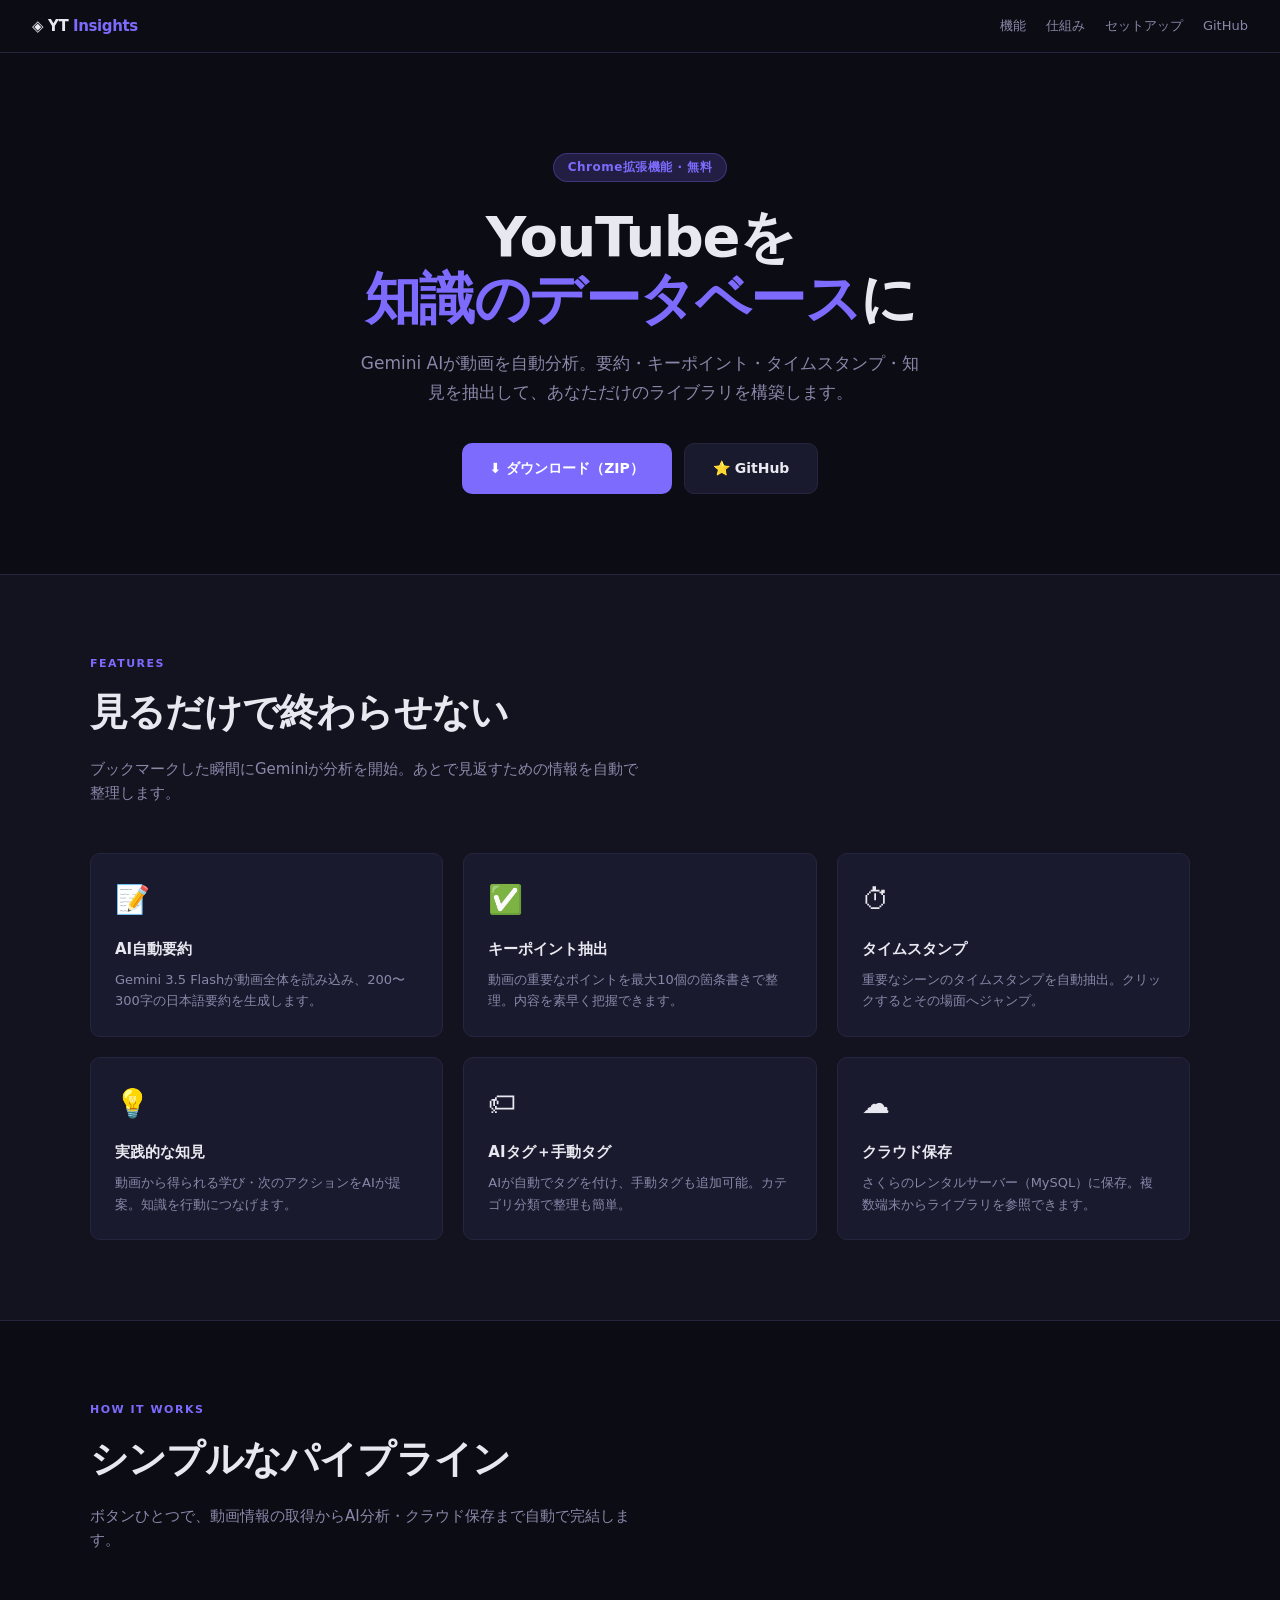
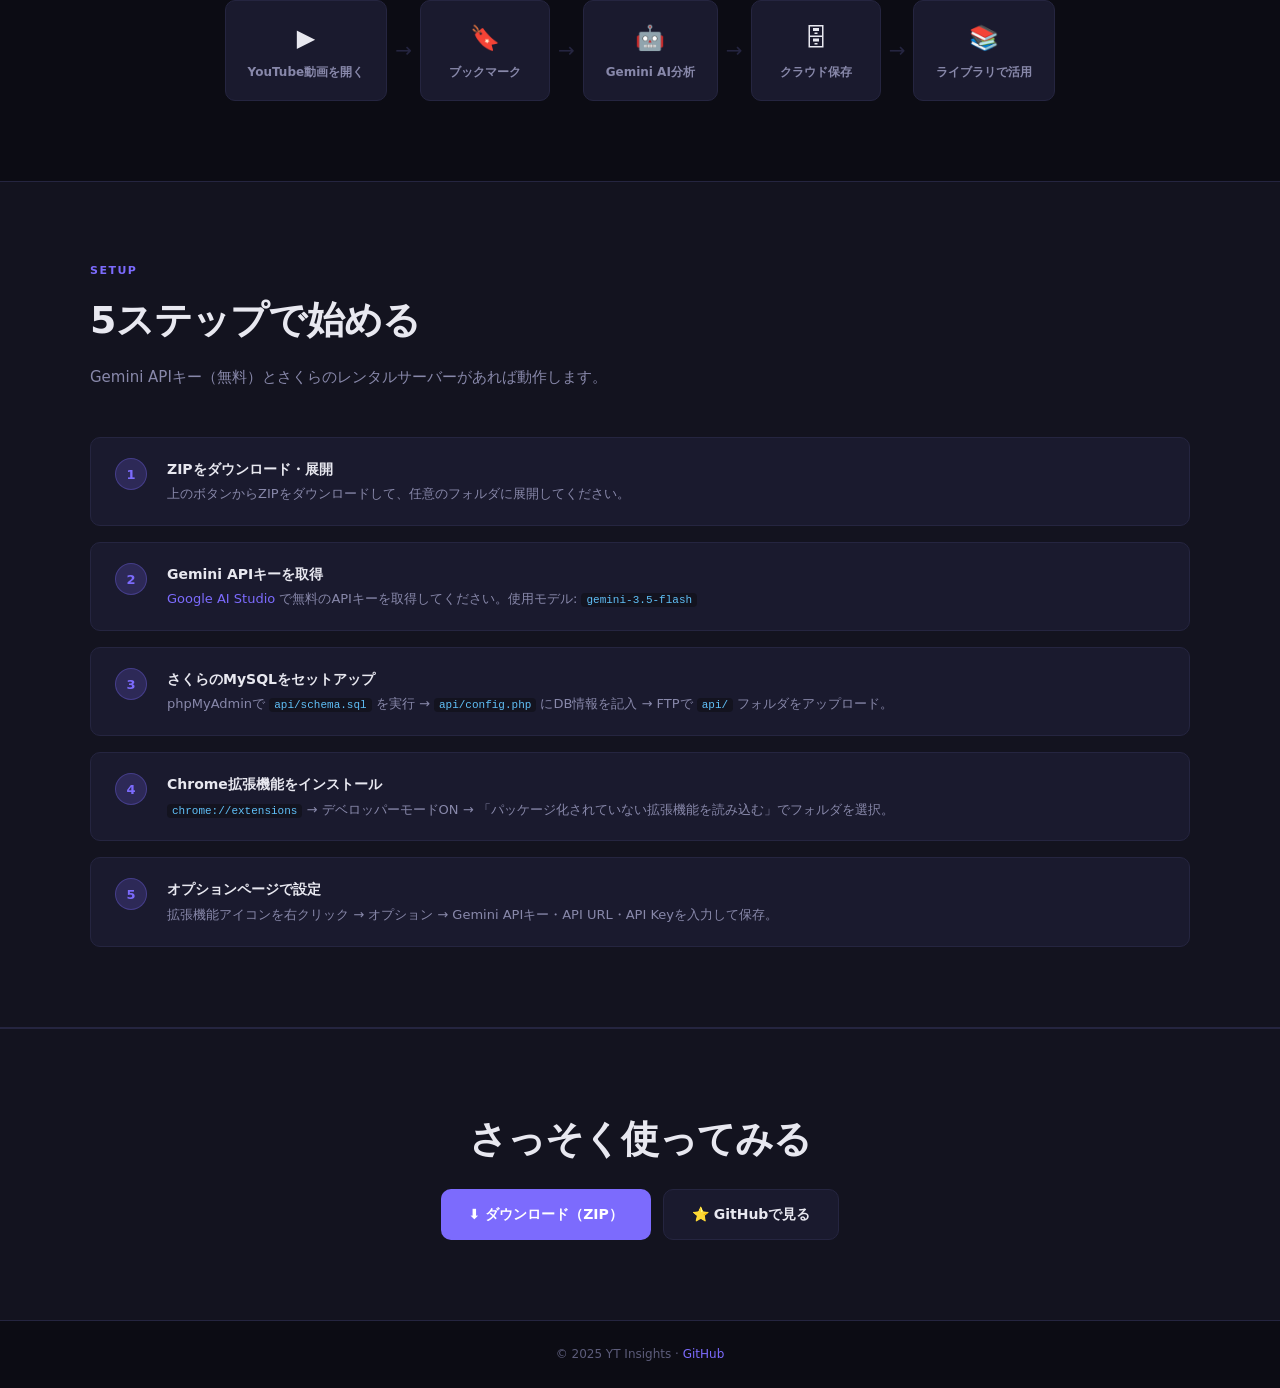
<file: docs/index.html>
<!DOCTYPE html>
<html lang="ja">
<head>
  <meta charset="UTF-8">
  <meta name="viewport" content="width=device-width, initial-scale=1">
  <title>YT Insights — YouTube AI ブックマーク拡張機能</title>
  <style>
    *, *::before, *::after { box-sizing: border-box; margin: 0; padding: 0; }

    :root {
      --bg:       #0c0c14;
      --surface:  #13131f;
      --card:     #1a1a2e;
      --border:   #252540;
      --violet:   #7c6bfd;
      --violet-d: #6254e8;
      --violet-glow: rgba(124,107,253,0.2);
      --amber:    #f0a830;
      --emerald:  #34d399;
      --sky:      #60c0f8;
      --text:     #e8e8f0;
      --text-2:   #8888aa;
      --text-3:   #5c5c7a;
      --r:        10px;
      --r-pill:   100px;
    }

    body {
      background: var(--bg);
      color: var(--text);
      font-family: -apple-system, BlinkMacSystemFont, 'Segoe UI', system-ui, sans-serif;
      font-size: 15px;
      line-height: 1.6;
    }

    a { color: var(--violet); text-decoration: none; }
    a:hover { text-decoration: underline; }

    /* ── Nav ── */
    nav {
      background: rgba(13,13,20,0.85);
      backdrop-filter: blur(12px);
      border-bottom: 1px solid var(--border);
      display: flex;
      align-items: center;
      gap: 24px;
      padding: 14px 32px;
      position: sticky;
      top: 0;
      z-index: 100;
    }
    .nav-logo { font-size: 15px; font-weight: 800; letter-spacing: -0.4px; }
    .nav-logo span { color: var(--violet); }
    .nav-links { display: flex; gap: 20px; margin-left: auto; }
    .nav-links a { color: var(--text-2); font-size: 13px; }
    .nav-links a:hover { color: var(--text); text-decoration: none; }

    /* ── Hero ── */
    .hero {
      max-width: 760px;
      margin: 0 auto;
      padding: 100px 24px 80px;
      text-align: center;
    }
    .hero-badge {
      background: var(--violet-glow);
      border: 1px solid rgba(124,107,253,0.3);
      border-radius: var(--r-pill);
      color: var(--violet);
      display: inline-block;
      font-size: 12px;
      font-weight: 600;
      letter-spacing: 0.5px;
      margin-bottom: 24px;
      padding: 4px 14px;
    }
    .hero h1 {
      font-size: clamp(32px, 6vw, 56px);
      font-weight: 900;
      letter-spacing: -1.5px;
      line-height: 1.1;
      margin-bottom: 20px;
    }
    .hero h1 em { color: var(--violet); font-style: normal; }
    .hero p {
      color: var(--text-2);
      font-size: 17px;
      line-height: 1.7;
      margin-bottom: 36px;
      max-width: 560px;
      margin-left: auto;
      margin-right: auto;
    }
    .hero-actions { display: flex; gap: 12px; justify-content: center; flex-wrap: wrap; }

    .btn-primary {
      background: var(--violet);
      border: none;
      border-radius: var(--r);
      color: #fff;
      cursor: pointer;
      font-family: inherit;
      font-size: 14px;
      font-weight: 700;
      padding: 13px 28px;
      transition: background 0.15s, box-shadow 0.15s;
      display: inline-flex;
      align-items: center;
      gap: 8px;
    }
    .btn-primary:hover { background: var(--violet-d); box-shadow: 0 0 24px var(--violet-glow); text-decoration: none; color: #fff; }

    .btn-secondary {
      background: var(--card);
      border: 1px solid var(--border);
      border-radius: var(--r);
      color: var(--text);
      font-family: inherit;
      font-size: 14px;
      font-weight: 600;
      padding: 13px 28px;
      transition: background 0.15s;
      display: inline-flex;
      align-items: center;
      gap: 8px;
    }
    .btn-secondary:hover { background: #20203a; text-decoration: none; color: var(--text); }

    /* ── Sections ── */
    section { padding: 80px 24px; }
    .section-inner { max-width: 1100px; margin: 0 auto; }
    .section-label {
      color: var(--violet);
      font-size: 11px;
      font-weight: 800;
      letter-spacing: 1.5px;
      text-transform: uppercase;
      margin-bottom: 10px;
    }
    .section-title {
      font-size: clamp(24px, 4vw, 38px);
      font-weight: 900;
      letter-spacing: -0.8px;
      margin-bottom: 14px;
    }
    .section-sub { color: var(--text-2); font-size: 15px; max-width: 560px; }

    /* ── Feature grid ── */
    .features { background: var(--surface); border-top: 1px solid var(--border); border-bottom: 1px solid var(--border); }
    .feature-grid {
      display: grid;
      grid-template-columns: repeat(auto-fill, minmax(280px, 1fr));
      gap: 20px;
      margin-top: 48px;
    }
    .feature-card {
      background: var(--card);
      border: 1px solid var(--border);
      border-radius: var(--r);
      padding: 24px;
      transition: border-color 0.15s;
    }
    .feature-card:hover { border-color: #3a3a60; }
    .feature-icon {
      font-size: 28px;
      margin-bottom: 14px;
      display: block;
    }
    .feature-name {
      font-size: 15px;
      font-weight: 700;
      margin-bottom: 8px;
    }
    .feature-desc { color: var(--text-2); font-size: 13px; line-height: 1.65; }

    /* ── Pipeline ── */
    .pipeline {
      display: flex;
      align-items: center;
      gap: 0;
      justify-content: center;
      flex-wrap: wrap;
      margin-top: 48px;
    }
    .pipe-step {
      background: var(--card);
      border: 1px solid var(--border);
      border-radius: var(--r);
      padding: 18px 22px;
      text-align: center;
      min-width: 130px;
    }
    .pipe-icon { font-size: 24px; margin-bottom: 6px; }
    .pipe-label { font-size: 12px; font-weight: 600; color: var(--text-2); }
    .pipe-arrow { color: var(--border); font-size: 20px; padding: 0 8px; }

    /* ── Setup steps ── */
    .steps { display: flex; flex-direction: column; gap: 16px; margin-top: 48px; }
    .step {
      background: var(--card);
      border: 1px solid var(--border);
      border-radius: var(--r);
      display: flex;
      gap: 20px;
      padding: 20px 24px;
      align-items: flex-start;
    }
    .step-num {
      background: var(--violet-glow);
      border: 1px solid rgba(124,107,253,0.3);
      border-radius: 50%;
      color: var(--violet);
      flex-shrink: 0;
      font-size: 13px;
      font-weight: 800;
      height: 32px;
      line-height: 32px;
      text-align: center;
      width: 32px;
    }
    .step-body {}
    .step-title { font-size: 14px; font-weight: 700; margin-bottom: 4px; }
    .step-desc { color: var(--text-2); font-size: 13px; }
    .step-desc code {
      background: var(--surface);
      border-radius: 4px;
      font-family: 'SF Mono','Fira Code',monospace;
      font-size: 11px;
      padding: 1px 5px;
      color: var(--sky);
    }

    /* ── CTA ── */
    .cta {
      background: var(--surface);
      border-top: 1px solid var(--border);
      text-align: center;
    }
    .cta .section-title { margin-bottom: 20px; }

    /* ── Footer ── */
    footer {
      border-top: 1px solid var(--border);
      color: var(--text-3);
      font-size: 12px;
      padding: 24px 32px;
      text-align: center;
    }

    ::-webkit-scrollbar { width: 4px; }
    ::-webkit-scrollbar-track { background: transparent; }
    ::-webkit-scrollbar-thumb { background: var(--border); border-radius: 4px; }
  </style>
</head>
<body>

<!-- Nav -->
<nav>
  <div class="nav-logo">◈ YT <span>Insights</span></div>
  <div class="nav-links">
    <a href="#features">機能</a>
    <a href="#how">仕組み</a>
    <a href="#setup">セットアップ</a>
    <a href="https://github.com/sakazeruga/yt-insights-ext" target="_blank">GitHub</a>
  </div>
</nav>

<!-- Hero -->
<section class="hero">
  <span class="hero-badge">Chrome拡張機能 · 無料</span>
  <h1>YouTubeを<br><em>知識のデータベース</em>に</h1>
  <p>Gemini AIが動画を自動分析。要約・キーポイント・タイムスタンプ・知見を抽出して、あなただけのライブラリを構築します。</p>
  <div class="hero-actions">
    <a class="btn-primary" href="https://github.com/sakazeruga/yt-insights-ext/archive/refs/heads/main.zip">⬇ ダウンロード（ZIP）</a>
    <a class="btn-secondary" href="https://github.com/sakazeruga/yt-insights-ext" target="_blank">⭐ GitHub</a>
  </div>
</section>

<!-- Features -->
<section class="features" id="features">
  <div class="section-inner">
    <p class="section-label">Features</p>
    <h2 class="section-title">見るだけで終わらせない</h2>
    <p class="section-sub">ブックマークした瞬間にGeminiが分析を開始。あとで見返すための情報を自動で整理します。</p>
    <div class="feature-grid">
      <div class="feature-card">
        <span class="feature-icon">📝</span>
        <div class="feature-name">AI自動要約</div>
        <div class="feature-desc">Gemini 3.5 Flashが動画全体を読み込み、200〜300字の日本語要約を生成します。</div>
      </div>
      <div class="feature-card">
        <span class="feature-icon">✅</span>
        <div class="feature-name">キーポイント抽出</div>
        <div class="feature-desc">動画の重要なポイントを最大10個の箇条書きで整理。内容を素早く把握できます。</div>
      </div>
      <div class="feature-card">
        <span class="feature-icon">⏱</span>
        <div class="feature-name">タイムスタンプ</div>
        <div class="feature-desc">重要なシーンのタイムスタンプを自動抽出。クリックするとその場面へジャンプ。</div>
      </div>
      <div class="feature-card">
        <span class="feature-icon">💡</span>
        <div class="feature-name">実践的な知見</div>
        <div class="feature-desc">動画から得られる学び・次のアクションをAIが提案。知識を行動につなげます。</div>
      </div>
      <div class="feature-card">
        <span class="feature-icon">🏷</span>
        <div class="feature-name">AIタグ＋手動タグ</div>
        <div class="feature-desc">AIが自動でタグを付け、手動タグも追加可能。カテゴリ分類で整理も簡単。</div>
      </div>
      <div class="feature-card">
        <span class="feature-icon">☁️</span>
        <div class="feature-name">クラウド保存</div>
        <div class="feature-desc">さくらのレンタルサーバー（MySQL）に保存。複数端末からライブラリを参照できます。</div>
      </div>
    </div>
  </div>
</section>

<!-- Pipeline -->
<section id="how">
  <div class="section-inner">
    <p class="section-label">How it works</p>
    <h2 class="section-title">シンプルなパイプライン</h2>
    <p class="section-sub">ボタンひとつで、動画情報の取得からAI分析・クラウド保存まで自動で完結します。</p>
    <div class="pipeline">
      <div class="pipe-step"><div class="pipe-icon">▶️</div><div class="pipe-label">YouTube動画を開く</div></div>
      <div class="pipe-arrow">→</div>
      <div class="pipe-step"><div class="pipe-icon">🔖</div><div class="pipe-label">ブックマーク</div></div>
      <div class="pipe-arrow">→</div>
      <div class="pipe-step"><div class="pipe-icon">🤖</div><div class="pipe-label">Gemini AI分析</div></div>
      <div class="pipe-arrow">→</div>
      <div class="pipe-step"><div class="pipe-icon">🗄</div><div class="pipe-label">クラウド保存</div></div>
      <div class="pipe-arrow">→</div>
      <div class="pipe-step"><div class="pipe-icon">📚</div><div class="pipe-label">ライブラリで活用</div></div>
    </div>
  </div>
</section>

<!-- Setup -->
<section class="features" id="setup">
  <div class="section-inner">
    <p class="section-label">Setup</p>
    <h2 class="section-title">5ステップで始める</h2>
    <p class="section-sub">Gemini APIキー（無料）とさくらのレンタルサーバーがあれば動作します。</p>
    <div class="steps">
      <div class="step">
        <div class="step-num">1</div>
        <div class="step-body">
          <div class="step-title">ZIPをダウンロード・展開</div>
          <div class="step-desc">上のボタンからZIPをダウンロードして、任意のフォルダに展開してください。</div>
        </div>
      </div>
      <div class="step">
        <div class="step-num">2</div>
        <div class="step-body">
          <div class="step-title">Gemini APIキーを取得</div>
          <div class="step-desc"><a href="https://aistudio.google.com/app/apikey" target="_blank">Google AI Studio</a> で無料のAPIキーを取得してください。使用モデル: <code>gemini-3.5-flash</code></div>
        </div>
      </div>
      <div class="step">
        <div class="step-num">3</div>
        <div class="step-body">
          <div class="step-title">さくらのMySQLをセットアップ</div>
          <div class="step-desc">phpMyAdminで <code>api/schema.sql</code> を実行 → <code>api/config.php</code> にDB情報を記入 → FTPで <code>api/</code> フォルダをアップロード。</div>
        </div>
      </div>
      <div class="step">
        <div class="step-num">4</div>
        <div class="step-body">
          <div class="step-title">Chrome拡張機能をインストール</div>
          <div class="step-desc"><code>chrome://extensions</code> → デベロッパーモードON → 「パッケージ化されていない拡張機能を読み込む」でフォルダを選択。</div>
        </div>
      </div>
      <div class="step">
        <div class="step-num">5</div>
        <div class="step-body">
          <div class="step-title">オプションページで設定</div>
          <div class="step-desc">拡張機能アイコンを右クリック → オプション → Gemini APIキー・API URL・API Keyを入力して保存。</div>
        </div>
      </div>
    </div>
  </div>
</section>

<!-- CTA -->
<section class="cta">
  <div class="section-inner">
    <h2 class="section-title">さっそく使ってみる</h2>
    <div class="hero-actions">
      <a class="btn-primary" href="https://github.com/sakazeruga/yt-insights-ext/archive/refs/heads/main.zip">⬇ ダウンロード（ZIP）</a>
      <a class="btn-secondary" href="https://github.com/sakazeruga/yt-insights-ext" target="_blank">⭐ GitHubで見る</a>
    </div>
  </div>
</section>

<footer>
  © 2025 YT Insights · <a href="https://github.com/sakazeruga/yt-insights-ext" target="_blank">GitHub</a>
</footer>

</body>
</html>
</file>
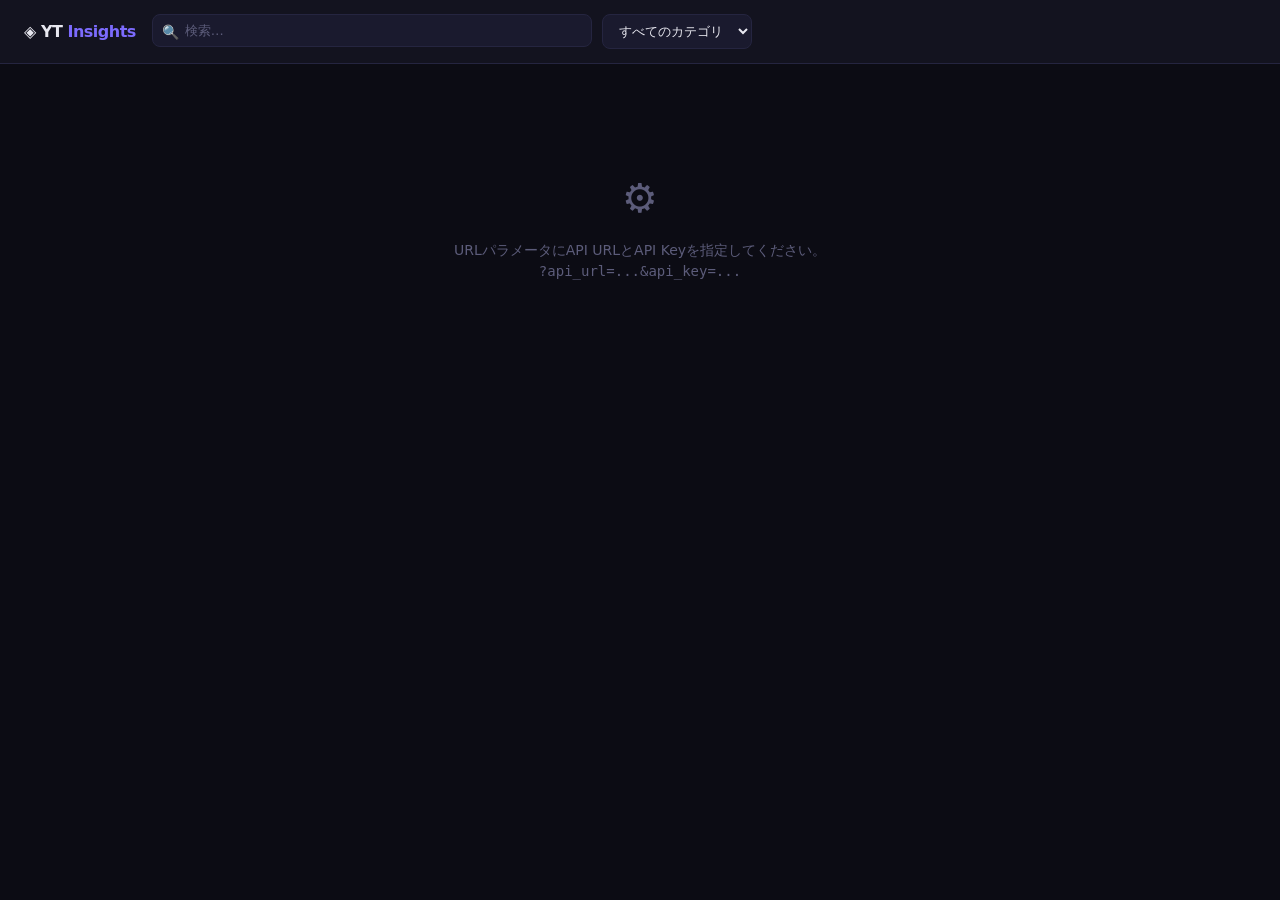
<file: library.html>
<!DOCTYPE html>
<html lang="ja">
<head>
  <meta charset="UTF-8">
  <meta name="viewport" content="width=device-width, initial-scale=1">
  <title>YT Insights — ライブラリ</title>
  <style>
    *, *::before, *::after { box-sizing: border-box; margin: 0; padding: 0; }

    :root {
      --bg:          #0c0c14;
      --surface:     #13131f;
      --card:        #1a1a2e;
      --card-hover:  #20203a;
      --border:      #252540;
      --border-mid:  #2e2e55;
      --violet:      #7c6bfd;
      --violet-d:    #6254e8;
      --violet-glow: rgba(124,107,253,0.15);
      --amber:       #f0a830;
      --amber-bg:    rgba(240,168,48,0.1);
      --emerald:     #34d399;
      --emerald-bg:  rgba(52,211,153,0.08);
      --rose:        #f87171;
      --sky:         #60c0f8;
      --text:        #e8e8f0;
      --text-2:      #8888aa;
      --text-3:      #5c5c7a;
      --r:           8px;
      --r-sm:        5px;
      --r-pill:      100px;
    }

    body {
      background: var(--bg);
      color: var(--text);
      font-family: -apple-system, BlinkMacSystemFont, 'Segoe UI', system-ui, sans-serif;
      font-size: 14px;
      line-height: 1.5;
      min-height: 100vh;
    }

    /* ── Header ── */
    .header {
      background: var(--surface);
      border-bottom: 1px solid var(--border);
      padding: 14px 24px;
      position: sticky;
      top: 0;
      z-index: 50;
      display: flex;
      align-items: center;
      gap: 16px;
    }
    .logo { font-size: 16px; font-weight: 800; letter-spacing: -0.5px; }
    .logo span { color: var(--violet); }

    .controls {
      display: flex;
      gap: 10px;
      flex: 1;
      max-width: 600px;
    }
    .search-wrap { position: relative; flex: 1; }
    .search-icon { position: absolute; left: 10px; top: 50%; transform: translateY(-50%); color: var(--text-3); font-size: 14px; pointer-events: none; }
    .search-inp {
      background: var(--card);
      border: 1px solid var(--border);
      border-radius: var(--r);
      color: var(--text);
      font-family: inherit;
      font-size: 13px;
      outline: none;
      padding: 8px 10px 8px 32px;
      transition: border-color 0.15s;
      width: 100%;
    }
    .search-inp:focus { border-color: var(--violet); }
    .search-inp::placeholder { color: var(--text-3); }

    .cat-select {
      background: var(--card);
      border: 1px solid var(--border);
      border-radius: var(--r);
      color: var(--text);
      cursor: pointer;
      font-family: inherit;
      font-size: 13px;
      outline: none;
      padding: 8px 12px;
    }

    .header-meta { margin-left: auto; color: var(--text-3); font-size: 12px; white-space: nowrap; }

    /* ── Main ── */
    .main { max-width: 1200px; margin: 0 auto; padding: 24px; }

    /* ── Grid ── */
    .grid {
      display: grid;
      grid-template-columns: repeat(auto-fill, minmax(320px, 1fr));
      gap: 16px;
    }

    /* ── Card ── */
    .card {
      background: var(--card);
      border: 1px solid var(--border);
      border-radius: var(--r);
      display: flex;
      flex-direction: column;
      overflow: hidden;
      transition: border-color 0.15s, transform 0.15s;
      cursor: pointer;
      text-decoration: none;
    }
    .card:hover { border-color: var(--border-mid); transform: translateY(-2px); }

    .card-thumb {
      aspect-ratio: 16/9;
      background: var(--border);
      object-fit: cover;
      width: 100%;
    }

    .card-body { padding: 12px; flex: 1; display: flex; flex-direction: column; gap: 8px; }

    .card-meta { display: flex; align-items: center; gap: 6px; flex-wrap: wrap; }
    .card-cat {
      background: var(--amber-bg);
      border-radius: var(--r-pill);
      color: var(--amber);
      font-size: 10px;
      font-weight: 600;
      padding: 2px 8px;
    }
    .card-channel { color: var(--text-3); font-size: 11px; }
    .card-status-done { color: var(--emerald); font-size: 11px; margin-left: auto; }
    .card-status-pending { color: var(--text-3); font-size: 11px; margin-left: auto; }

    .card-title {
      color: var(--text);
      font-size: 13px;
      font-weight: 700;
      line-height: 1.4;
      display: -webkit-box;
      -webkit-box-orient: vertical;
      -webkit-line-clamp: 2;
      overflow: hidden;
    }

    .card-summary {
      color: var(--text-2);
      font-size: 12px;
      line-height: 1.6;
      display: -webkit-box;
      -webkit-box-orient: vertical;
      -webkit-line-clamp: 3;
      overflow: hidden;
      flex: 1;
    }

    .card-tags { display: flex; flex-wrap: wrap; gap: 4px; margin-top: auto; padding-top: 6px; }
    .tag {
      background: var(--violet-glow);
      border-radius: var(--r-pill);
      color: var(--violet);
      font-size: 10px;
      padding: 2px 7px;
    }

    /* ── Pagination ── */
    .pagination {
      display: flex;
      align-items: center;
      justify-content: center;
      gap: 8px;
      margin-top: 32px;
    }
    .page-btn {
      background: var(--card);
      border: 1px solid var(--border);
      border-radius: var(--r);
      color: var(--text);
      cursor: pointer;
      font-family: inherit;
      font-size: 13px;
      padding: 7px 16px;
      transition: background 0.15s;
    }
    .page-btn:hover:not(:disabled) { background: var(--card-hover); }
    .page-btn:disabled { opacity: 0.35; cursor: not-allowed; }
    .page-info { color: var(--text-3); font-size: 12px; }

    /* ── States ── */
    .state-box {
      align-items: center;
      display: flex;
      flex-direction: column;
      gap: 12px;
      padding: 80px 20px;
      text-align: center;
      color: var(--text-3);
    }
    .state-icon { font-size: 40px; }
    .state-msg { font-size: 14px; }

    .spinner {
      animation: spin 0.9s linear infinite;
      border: 2px solid var(--border);
      border-radius: 50%;
      border-top-color: var(--violet);
      height: 28px;
      width: 28px;
    }
    @keyframes spin { to { transform: rotate(360deg); } }

    ::-webkit-scrollbar { width: 4px; }
    ::-webkit-scrollbar-track { background: transparent; }
    ::-webkit-scrollbar-thumb { background: var(--border-mid); border-radius: 4px; }
  </style>
</head>
<body>

<header class="header">
  <div class="logo">◈ YT <span>Insights</span></div>
  <div class="controls">
    <div class="search-wrap">
      <span class="search-icon">🔍</span>
      <input class="search-inp" id="search" type="text" placeholder="検索…" autocomplete="off">
    </div>
    <select class="cat-select" id="cat">
      <option value="">すべてのカテゴリ</option>
      <option>技術</option><option>ビジネス</option><option>教育</option>
      <option>エンタメ</option><option>投資</option><option>健康</option><option>その他</option>
    </select>
  </div>
  <div class="header-meta" id="meta"></div>
</header>

<main class="main">
  <div id="root"></div>
  <div class="pagination" id="pagination"></div>
</main>

<script>
  const PER_PAGE = 20;
  let allItems = [];
  let filtered  = [];
  let page      = 1;

  // さくらAPIのURLとキーはchrome.storage経由ではなく
  // 拡張機能外のページのため、URLパラメータかlocalStorageから取得
  const params     = new URLSearchParams(location.search);
  const API_URL    = params.get('api_url')    || localStorage.getItem('yt_api_url')    || '';
  const API_KEY    = params.get('api_key')    || localStorage.getItem('yt_api_key')    || '';

  async function load() {
    render('loading');
    if (!API_URL || !API_KEY) {
      render('no-config');
      return;
    }
    try {
      const res  = await fetch(`${API_URL}?limit=500`, { headers: { 'X-Api-Key': API_KEY } });
      const json = await res.json();
      if (!json.ok) throw new Error(json.error || 'エラー');
      allItems = json.data || [];
      applyFilter();
    } catch (e) {
      render('error', e.message);
    }
  }

  function applyFilter() {
    const q   = document.getElementById('search').value.trim().toLowerCase();
    const cat = document.getElementById('cat').value;
    filtered  = allItems.filter(b => {
      const matchCat = !cat || b.category === cat;
      const matchQ   = !q
        || b.title?.toLowerCase().includes(q)
        || b.summary?.toLowerCase().includes(q)
        || b.insights?.toLowerCase().includes(q)
        || (b.tags     || []).some(t => t.toLowerCase().includes(q))
        || (b.auto_tags|| []).some(t => t.toLowerCase().includes(q));
      return matchCat && matchQ;
    });
    page = 1;
    renderCards();
  }

  function renderCards() {
    document.getElementById('meta').textContent = `${filtered.length} 件`;
    const start = (page - 1) * PER_PAGE;
    const items = filtered.slice(start, start + PER_PAGE);

    const root = document.getElementById('root');
    if (!items.length) {
      root.innerHTML = '<div class="state-box"><div class="state-icon">📚</div><div class="state-msg">ブックマークがありません</div></div>';
      document.getElementById('pagination').innerHTML = '';
      return;
    }

    root.innerHTML = `<div class="grid">${items.map(cardHTML).join('')}</div>`;
    renderPagination();
  }

  function cardHTML(b) {
    const tags    = [...(b.tags || []), ...(b.auto_tags || [])].slice(0, 5);
    const tagHTML = tags.map(t => `<span class="tag">${esc(t)}</span>`).join('');
    const status  = b.status === 'done'
      ? `<span class="card-status-done">✓ 分析済</span>`
      : `<span class="card-status-pending">未分析</span>`;
    return `
      <a class="card" href="${esc(b.video_url)}" target="_blank">
        <img class="card-thumb" src="${esc(b.thumbnail_url || '')}" alt="" loading="lazy">
        <div class="card-body">
          <div class="card-meta">
            ${b.category ? `<span class="card-cat">${esc(b.category)}</span>` : ''}
            <span class="card-channel">${esc(b.channel_name || '')}</span>
            ${status}
          </div>
          <div class="card-title">${esc(b.title)}</div>
          ${b.summary ? `<div class="card-summary">${esc(b.summary)}</div>` : ''}
          ${tagHTML ? `<div class="card-tags">${tagHTML}</div>` : ''}
        </div>
      </a>`;
  }

  function renderPagination() {
    const total = Math.ceil(filtered.length / PER_PAGE);
    if (total <= 1) { document.getElementById('pagination').innerHTML = ''; return; }
    document.getElementById('pagination').innerHTML = `
      <button class="page-btn" id="prev" ${page === 1 ? 'disabled' : ''}>← 前へ</button>
      <span class="page-info">${page} / ${total}</span>
      <button class="page-btn" id="next" ${page === total ? 'disabled' : ''}>次へ →</button>`;
    document.getElementById('prev').onclick = () => { page--; renderCards(); scrollTo(0,0); };
    document.getElementById('next').onclick = () => { page++; renderCards(); scrollTo(0,0); };
  }

  function render(state, msg = '') {
    const root = document.getElementById('root');
    if (state === 'loading') {
      root.innerHTML = '<div class="state-box"><div class="spinner"></div></div>';
    } else if (state === 'no-config') {
      root.innerHTML = '<div class="state-box"><div class="state-icon">⚙️</div><div class="state-msg">URLパラメータにAPI URLとAPI Keyを指定してください。<br><code>?api_url=...&api_key=...</code></div></div>';
    } else if (state === 'error') {
      root.innerHTML = `<div class="state-box"><div class="state-icon">⚠️</div><div class="state-msg">${esc(msg)}</div></div>`;
    }
    document.getElementById('pagination').innerHTML = '';
  }

  function esc(s) {
    return String(s ?? '').replace(/&/g,'&amp;').replace(/</g,'&lt;').replace(/>/g,'&gt;').replace(/"/g,'&quot;');
  }

  let debounce;
  document.getElementById('search').addEventListener('input', () => {
    clearTimeout(debounce);
    debounce = setTimeout(applyFilter, 250);
  });
  document.getElementById('cat').addEventListener('change', applyFilter);

  load();
</script>
</body>
</html>
</file>
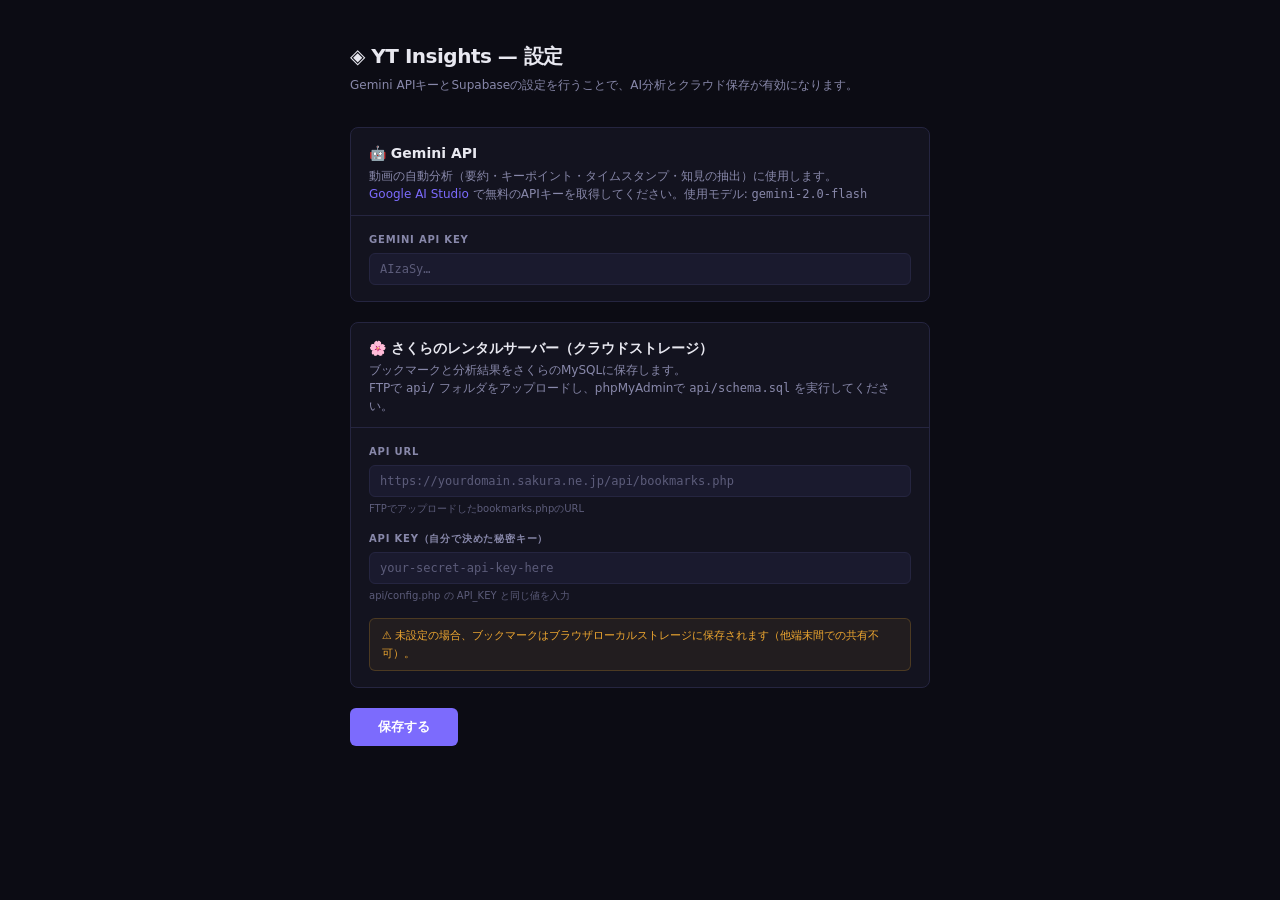
<file: options.html>
<!DOCTYPE html>
<html lang="ja">
<head>
  <meta charset="UTF-8">
  <title>YT Insights – 設定</title>
  <style>
    *, *::before, *::after { box-sizing: border-box; margin: 0; padding: 0; }

    :root {
      --bg: #0c0c14; --surface: #13131f; --card: #1a1a2e;
      --border: #252540; --violet: #7c6bfd; --violet-d: #6254e8;
      --amber: #f0a830; --emerald: #34d399; --rose: #f87171;
      --text: #e8e8f0; --text-2: #8888aa; --text-3: #5c5c7a;
      --r: 8px;
    }

    body {
      background: var(--bg);
      color: var(--text);
      font-family: -apple-system, BlinkMacSystemFont, 'Segoe UI', system-ui, sans-serif;
      font-size: 13px;
      line-height: 1.6;
      min-height: 100vh;
      padding: 40px 24px;
    }

    .wrap { max-width: 580px; margin: 0 auto; }

    .page-title {
      font-size: 20px;
      font-weight: 800;
      letter-spacing: -0.5px;
      margin-bottom: 4px;
    }
    .page-sub { color: var(--text-2); font-size: 12px; margin-bottom: 32px; }

    .section {
      background: var(--surface);
      border: 1px solid var(--border);
      border-radius: var(--r);
      margin-bottom: 20px;
      overflow: hidden;
    }
    .section-head {
      border-bottom: 1px solid var(--border);
      padding: 14px 18px 12px;
    }
    .section-title { font-size: 14px; font-weight: 700; margin-bottom: 2px; }
    .section-desc { color: var(--text-2); font-size: 12px; line-height: 1.5; }
    .section-body { padding: 16px 18px; display: flex; flex-direction: column; gap: 14px; }

    label { display: block; color: var(--text-2); font-size: 10px; font-weight: 700; letter-spacing: 0.8px; margin-bottom: 5px; text-transform: uppercase; }

    input[type=text], input[type=password] {
      background: var(--card);
      border: 1px solid var(--border);
      border-radius: 6px;
      color: var(--text);
      font-family: 'SF Mono', 'Fira Code', monospace;
      font-size: 12px;
      outline: none;
      padding: 8px 10px;
      transition: border-color 0.15s;
      width: 100%;
    }
    input:focus { border-color: var(--violet); }
    input::placeholder { color: var(--text-3); }

    .code-block {
      background: var(--card);
      border: 1px solid var(--border);
      border-radius: 6px;
      color: var(--text-2);
      font-family: 'SF Mono', 'Fira Code', monospace;
      font-size: 11px;
      line-height: 1.7;
      overflow-x: auto;
      padding: 12px 14px;
      white-space: pre;
    }

    .link { color: var(--violet); text-decoration: none; }
    .link:hover { text-decoration: underline; }

    .note {
      background: rgba(240,168,48,0.07);
      border: 1px solid rgba(240,168,48,0.2);
      border-radius: 6px;
      color: var(--amber);
      font-size: 11px;
      padding: 8px 12px;
    }

    .footer {
      align-items: center;
      display: flex;
      gap: 12px;
      margin-top: 8px;
    }

    .btn-save {
      background: var(--violet);
      border: none;
      border-radius: 6px;
      color: #fff;
      cursor: pointer;
      font-family: inherit;
      font-size: 13px;
      font-weight: 700;
      padding: 10px 28px;
      transition: background 0.15s;
    }
    .btn-save:hover { background: var(--violet-d); }

    .save-status {
      font-size: 12px;
      font-weight: 500;
      opacity: 0;
      transition: opacity 0.3s;
    }
    .save-status.show { opacity: 1; }
    .save-status.ok  { color: var(--emerald); }
    .save-status.err { color: var(--rose); }
  </style>
</head>
<body>
<div class="wrap">
  <p class="page-title">◈ YT Insights — 設定</p>
  <p class="page-sub">Gemini APIキーとSupabaseの設定を行うことで、AI分析とクラウド保存が有効になります。</p>

  <!-- Gemini -->
  <div class="section">
    <div class="section-head">
      <p class="section-title">🤖 Gemini API</p>
      <p class="section-desc">
        動画の自動分析（要約・キーポイント・タイムスタンプ・知見の抽出）に使用します。<br>
        <a class="link" href="https://aistudio.google.com/app/apikey" target="_blank">Google AI Studio</a>
        で無料のAPIキーを取得してください。使用モデル: <code>gemini-2.0-flash</code>
      </p>
    </div>
    <div class="section-body">
      <div>
        <label>Gemini API Key</label>
        <input type="password" id="geminiApiKey" placeholder="AIzaSy…">
      </div>
    </div>
  </div>

  <!-- さくら -->
  <div class="section">
    <div class="section-head">
      <p class="section-title">🌸 さくらのレンタルサーバー（クラウドストレージ）</p>
      <p class="section-desc">
        ブックマークと分析結果をさくらのMySQLに保存します。<br>
        FTPで <code>api/</code> フォルダをアップロードし、phpMyAdminで <code>api/schema.sql</code> を実行してください。
      </p>
    </div>
    <div class="section-body">
      <div>
        <label>API URL</label>
        <input type="text" id="sakuraApiUrl" placeholder="https://yourdomain.sakura.ne.jp/api/bookmarks.php">
        <p style="color:var(--text-3);font-size:10px;margin-top:4px;">FTPでアップロードしたbookmarks.phpのURL</p>
      </div>
      <div>
        <label>API Key（自分で決めた秘密キー）</label>
        <input type="password" id="sakuraApiKey" placeholder="your-secret-api-key-here">
        <p style="color:var(--text-3);font-size:10px;margin-top:4px;">api/config.php の API_KEY と同じ値を入力</p>
      </div>
      <div class="note">
        ⚠ 未設定の場合、ブックマークはブラウザローカルストレージに保存されます（他端末間での共有不可）。
      </div>
    </div>
  </div>

  <div class="footer">
    <button class="btn-save" id="btn-save">保存する</button>
    <span class="save-status" id="save-status"></span>
  </div>
</div>
<script src="options.js"></script>
</body>
</html>
</file>
